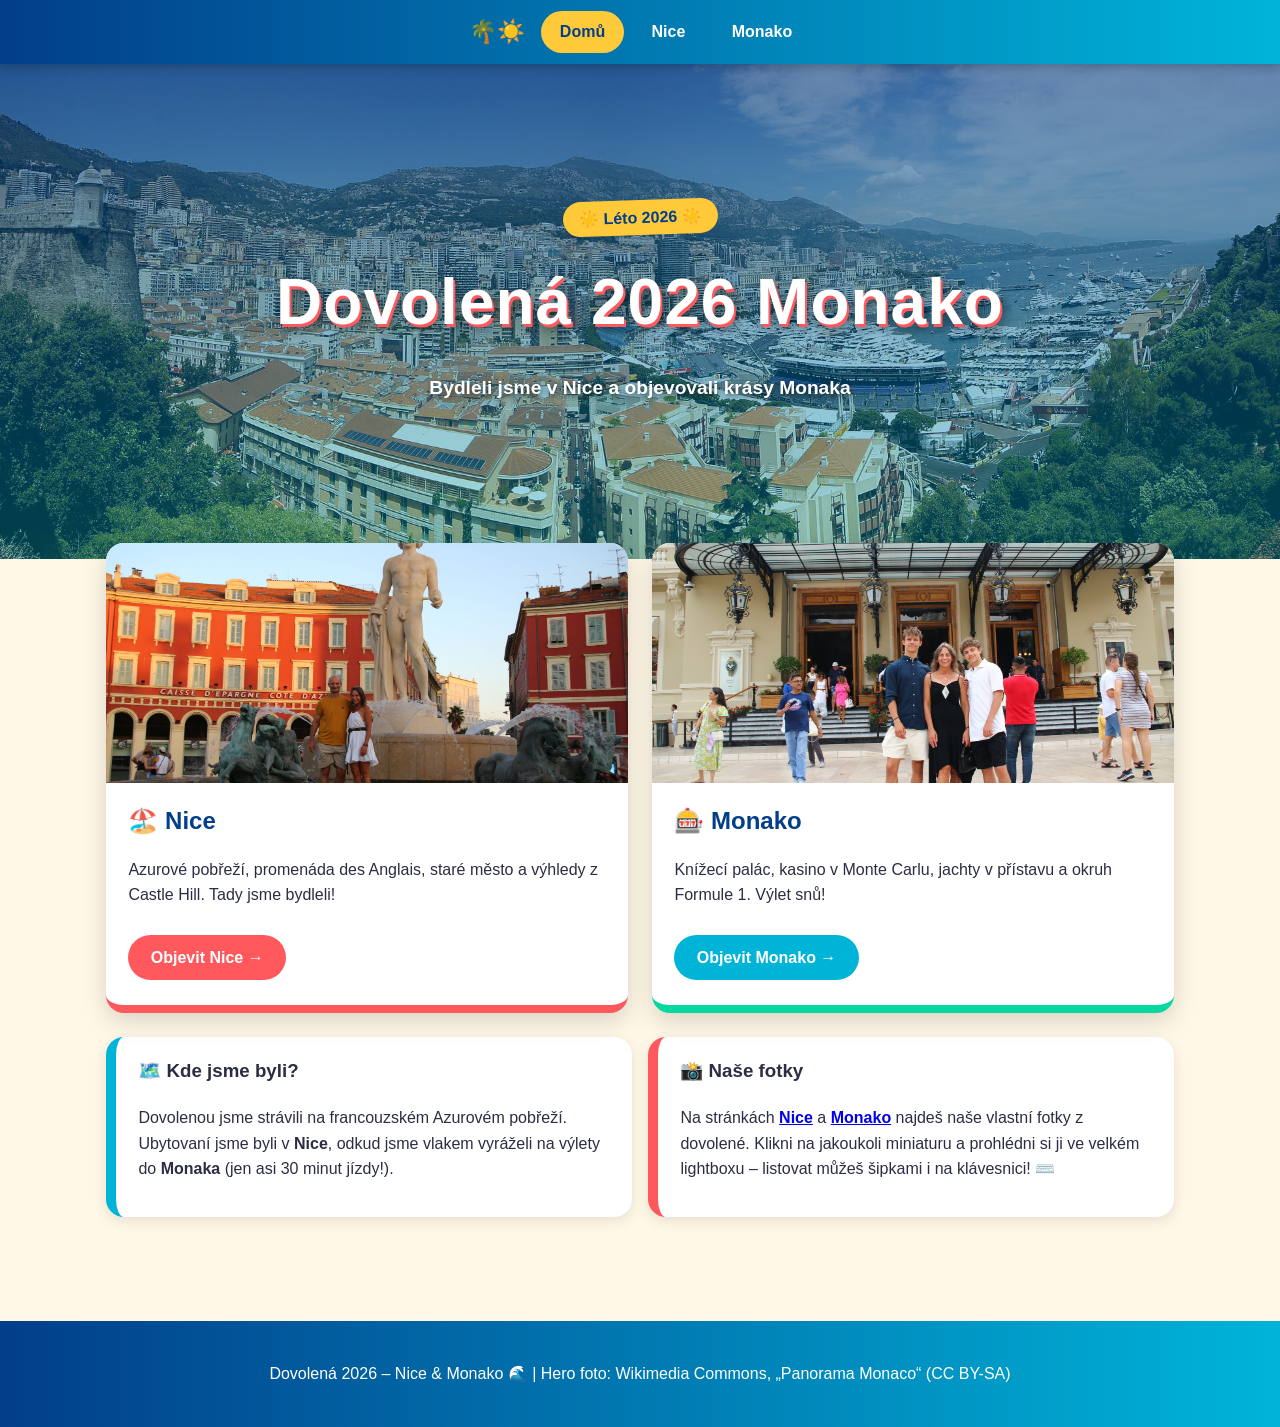
<file: index.html>
<!DOCTYPE html>
<html lang="cs">
<head>
<meta charset="UTF-8">
<meta name="viewport" content="width=device-width, initial-scale=1.0">
<title>Dovolená 2026 Monako – Nice &amp; Monako</title>
<link rel="stylesheet" href="style.css">
</head>
<body>
<nav class="menu">
  <span class="logo">🌴☀️</span>
  <a href="index.html" class="aktivni">Domů</a>
  <a href="nice.html">Nice</a>
  <a href="monako.html">Monako</a>
</nav>
<header class="hero" style="background-image: url('hero-monako.jpg');">
  <div class="hero-text">
    <span class="badge">☀️ Léto 2026 ☀️</span>
    <h1>Dovolená 2026 Monako</h1>
    <p>Bydleli jsme v Nice a objevovali krásy Monaka</p>
  </div>
</header>
<main class="obsah">
  <section class="karty">
    <a class="karta" href="nice.html">
      <img src="Fotky_Nice/IMG_1558.jpg" alt="Náhled fotky z Nice – klikni pro stránku Nice">
      <div class="karta-body">
        <h2>🏖️ Nice</h2>
        <p>Azurové pobřeží, promenáda des Anglais, staré město a výhledy z Castle Hill. Tady jsme bydleli!</p>
        <span class="tlacitko">Objevit Nice →</span>
      </div>
    </a>
    <a class="karta" href="monako.html">
      <img src="Fotky_Monako/IMG_2395.jpg" alt="Náhled fotky z Monaka – klikni pro stránku Monako">
      <div class="karta-body">
        <h2>🎰 Monako</h2>
        <p>Knížecí palác, kasino v Monte Carlu, jachty v přístavu a okruh Formule 1. Výlet snů!</p>
        <span class="tlacitko">Objevit Monako →</span>
      </div>
    </a>
  </section>
  <section class="info-grid">
    <div class="info-box modry">
      <h3>🗺️ Kde jsme byli?</h3>
      <p>Dovolenou jsme strávili na francouzském Azurovém pobřeží. Ubytovaní jsme byli v <strong>Nice</strong>, odkud jsme vlakem vyráželi na výlety do <strong>Monaka</strong> (jen asi 30 minut jízdy!).</p>
    </div>
    <div class="info-box ruzovy">
      <h3>📸 Naše fotky</h3>
      <p>Na stránkách <a href="nice.html"><strong>Nice</strong></a> a <a href="monako.html"><strong>Monako</strong></a> najdeš naše vlastní fotky z dovolené. Klikni na jakoukoli miniaturu a prohlédni si ji ve velkém lightboxu – listovat můžeš šipkami i na klávesnici! ⌨️</p>
    </div>
  </section>
</main>
<footer>
  <p>Dovolená 2026 – Nice &amp; Monako 🌊 | Hero foto: Wikimedia Commons, „Panorama Monaco“ (CC BY-SA)</p>
</footer>
</body>
</html>
</file>
<file: style.css>
/* Dovolená 2026 Monako – hravý dovolenkový styl */
:root {
  --azurova: #00b4d8;
  --tmava: #023e8a;
  --koral: #ff595e;
  --zluta: #ffca3a;
  --zelena: #06d6a0;
  --pisek: #fff8e7;
  --text: #2b2d42;
  --radius: 18px;
}
* { box-sizing: border-box; }
body {
  margin: 0;
  font-family: "Segoe UI", Verdana, sans-serif;
  background: var(--pisek);
  color: var(--text);
  line-height: 1.6;
}
/* Horní menu */
nav.menu {
  position: sticky; top: 0; z-index: 50;
  display: flex; gap: 0.5rem; align-items: center; justify-content: center;
  background: linear-gradient(90deg, var(--tmava), var(--azurova));
  padding: 0.7rem 1rem;
  box-shadow: 0 2px 10px rgba(0,0,0,.25);
}
nav.menu a {
  color: #fff; text-decoration: none; font-weight: 700;
  padding: 0.5rem 1.2rem; border-radius: 999px;
  transition: background .2s, transform .2s;
}
nav.menu a:hover { background: rgba(255,255,255,.25); transform: scale(1.05); }
nav.menu a.aktivni { background: var(--zluta); color: var(--tmava); }
.logo { font-size: 1.4rem; margin-right: 0.5rem; }
/* Hero */
.hero {
  position: relative; min-height: 55vh;
  display: flex; align-items: center; justify-content: center; text-align: center;
  background-size: cover; background-position: center;
  color: #fff;
}
.hero::before {
  content: ""; position: absolute; inset: 0;
  background: linear-gradient(180deg, rgba(2,62,138,.55), rgba(0,180,216,.35));
}
.hero-text { position: relative; padding: 3rem 1.5rem; }
.hero-text h1 {
  font-size: clamp(2.2rem, 6vw, 4rem); margin: 0;
  text-shadow: 2px 3px 0 var(--koral), 4px 6px 12px rgba(0,0,0,.5);
  letter-spacing: 1px;
}
.hero-text p { font-size: 1.2rem; font-weight: 600; text-shadow: 1px 2px 6px rgba(0,0,0,.7); }
.badge {
  display: inline-block; background: var(--zluta); color: var(--tmava);
  font-weight: 800; padding: 0.3rem 1rem; border-radius: 999px; margin-bottom: 1rem;
  transform: rotate(-2deg);
}
/* Obsah */
.obsah { max-width: 1100px; margin: 0 auto; padding: 2rem 1rem; }
.karty { display: grid; grid-template-columns: 1fr; gap: 1.5rem; margin-top: -3rem; position: relative; }
@media (min-width: 720px) { .karty { grid-template-columns: 1fr 1fr; } }
.karta {
  background: #fff; border-radius: var(--radius); overflow: hidden;
  box-shadow: 0 8px 24px rgba(0,0,0,.15); text-decoration: none; color: inherit;
  transition: transform .2s, box-shadow .2s; border-bottom: 8px solid var(--koral);
}
.karta:nth-child(2) { border-bottom-color: var(--zelena); }
.karta:hover { transform: translateY(-6px) rotate(-.4deg); box-shadow: 0 14px 32px rgba(0,0,0,.22); }
.karta img { width: 100%; height: 240px; object-fit: cover; display: block; }
.karta-body { padding: 1.2rem 1.4rem 1.6rem; }
.karta-body h2 { margin: 0 0 .4rem; color: var(--tmava); }
.tlacitko {
  display: inline-block; margin-top: .7rem; padding: .6rem 1.4rem;
  background: var(--koral); color: #fff; border-radius: 999px; font-weight: 800;
}
.karta:nth-child(2) .tlacitko { background: var(--azurova); }
/* Informační boxy */
.info-grid { display: grid; grid-template-columns: 1fr; gap: 1rem; margin: 1.5rem 0; }
@media (min-width: 720px) { .info-grid { grid-template-columns: 1fr 1fr; } }
.info-box {
  background: #fff; border-radius: var(--radius); padding: 1.2rem 1.4rem;
  border-left: 10px solid var(--zluta); box-shadow: 0 4px 14px rgba(0,0,0,.1);
}
.info-box.ruzovy { border-left-color: var(--koral); }
.info-box.zeleny { border-left-color: var(--zelena); }
.info-box.modry { border-left-color: var(--azurova); }
.info-box h3 { margin-top: 0; }
/* Galerie */
.galerie-nadpis { margin-top: 2.5rem; color: var(--tmava); }
.galerie {
  display: grid; gap: 0.8rem;
  grid-template-columns: repeat(2, 1fr);
}
@media (min-width: 720px) { .galerie { grid-template-columns: repeat(4, 1fr); } }
@media (min-width: 1024px) { .galerie { grid-template-columns: repeat(5, 1fr); } }
.galerie a {
  display: block; border-radius: 14px; overflow: hidden;
  border: 4px solid #fff; box-shadow: 0 4px 12px rgba(0,0,0,.15);
  transition: transform .2s;
}
.galerie a:hover { transform: scale(1.04) rotate(.5deg); }
.galerie img { width: 100%; height: 150px; object-fit: cover; display: block; }
/* Lightbox */
.lightbox {
  display: none; position: fixed; inset: 0; z-index: 100;
  background: rgba(0,0,0,.9); align-items: center; justify-content: center;
  flex-direction: column;
}
.lightbox.otevreny { display: flex; }
.lightbox img { max-width: 90vw; max-height: 80vh; border-radius: 12px; border: 5px solid #fff; }
.lightbox-ovladani { display: flex; align-items: center; gap: 1rem; margin-top: 1rem; color: #fff; }
.lightbox button {
  background: var(--zluta); border: none; font-size: 1.4rem; font-weight: 800;
  width: 48px; height: 48px; border-radius: 50%; cursor: pointer;
}
.lightbox button:hover { background: var(--koral); color: #fff; }
.zavrit { position: absolute; top: 15px; right: 15px; }
.pocitadlo { font-weight: 700; background: rgba(255,255,255,.2); padding: .3rem .9rem; border-radius: 999px; }
footer {
  margin-top: 3rem; text-align: center; padding: 1.5rem;
  background: linear-gradient(90deg, var(--tmava), var(--azurova)); color: #fff;
}
footer a { color: var(--zluta); }
</file>
